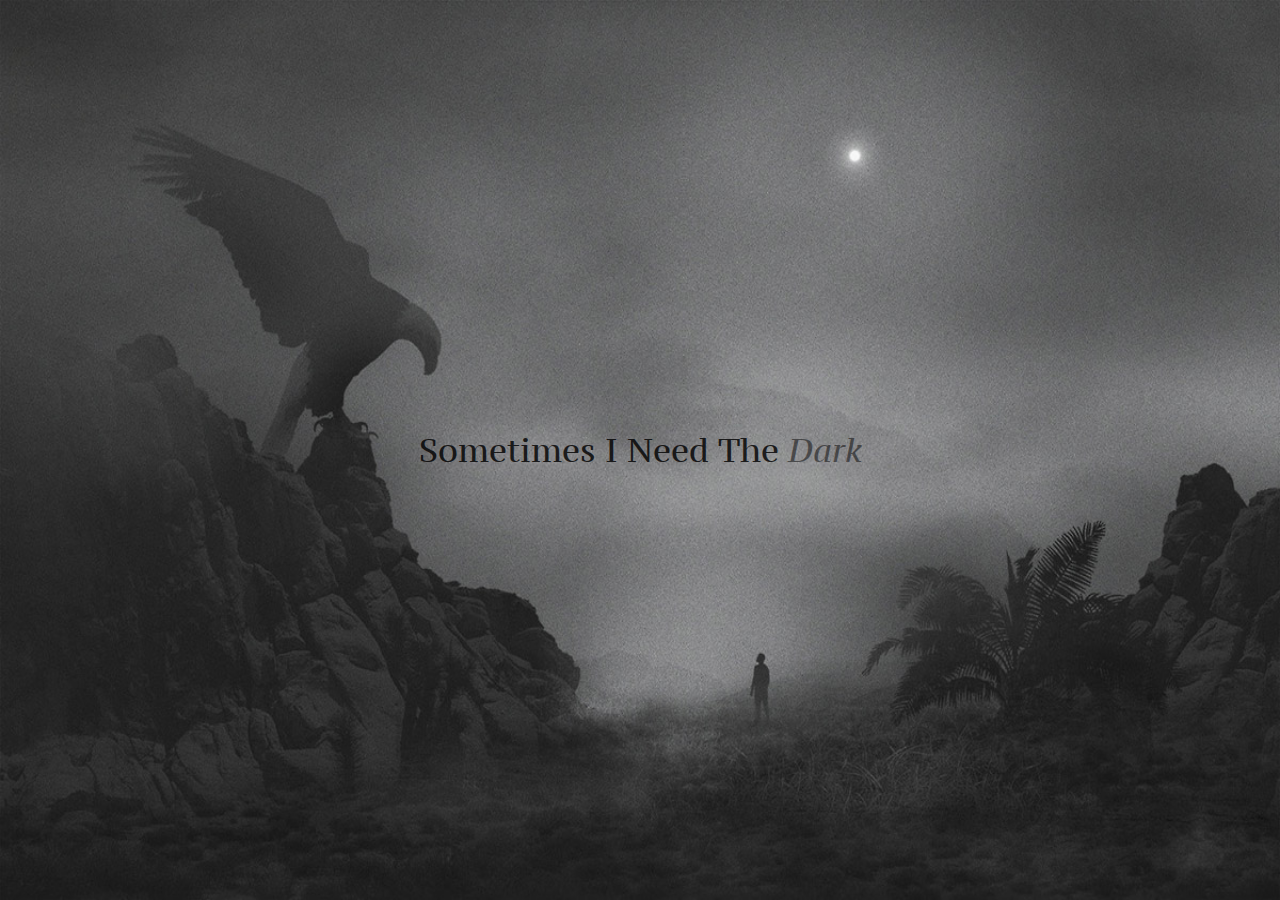
<file: index.html>
<!DOCTYPE html>
<html lang="en">
<head>
    <meta charset="UTF-8">
    <meta name="viewport" content="width=device-width, initial-scale=1.0">
    <link rel="icon" href="https://cdn2.iconfinder.com/data/icons/slavic-calendar/26/SLAVIC-SYMBOLS-READY_09-512.png">
    <link rel="stylesheet" href="https://stackpath.bootstrapcdn.com/bootstrap/4.4.1/css/bootstrap.min.css" integrity="sha384-Vkoo8x4CGsO3+Hhxv8T/Q5PaXtkKtu6ug5TOeNV6gBiFeWPGFN9MuhOf23Q9Ifjh" crossorigin="anonymous">
    <link rel="stylesheet" href="css/styles.css">
    <link href="https://fonts.googleapis.com/css2?family=PT+Serif+Caption:ital@0;1&display=swap" rel="stylesheet">
    <title> The Jungle</title>
</head>
<body>
    <div class="containers">
        <img  class="img-fluid background" width= "100%" src="img/dark.jpg" alt="">
        <div class="phrase dark">Sometimes I need the <a style="color:black"class= "anchor" href="light.html"><i>dark</i></a></div>
    </div>
    <script src="https://code.jquery.com/jquery-3.4.1.slim.min.js" integrity="sha384-J6qa4849blE2+poT4WnyKhv5vZF5SrPo0iEjwBvKU7imGFAV0wwj1yYfoRSJoZ+n" crossorigin="anonymous"></script>
    <script src="https://cdn.jsdelivr.net/npm/popper.js@1.16.0/dist/umd/popper.min.js" integrity="sha384-Q6E9RHvbIyZFJoft+2mJbHaEWldlvI9IOYy5n3zV9zzTtmI3UksdQRVvoxMfooAo" crossorigin="anonymous"></script>
    <script src="https://stackpath.bootstrapcdn.com/bootstrap/4.4.1/js/bootstrap.min.js" integrity="sha384-wfSDF2E50Y2D1uUdj0O3uMBJnjuUD4Ih7YwaYd1iqfktj0Uod8GCExl3Og8ifwB6" crossorigin="anonymous"></script>
</body>
</html>
</file>
<file: css/styles.css>
/**Variables**/
html, body {
  font-family: "PT Serif Caption", serif;
  box-sizing: border-box;
}

a:hover {
  text-decoration: none;
  color: inherit;
}

.jungle {
  font-weight: bolder;
  font-size: 3em;
  padding: 2%;
}

.bg-img {
  background-image: url("../img/top.jpg");
  min-height: 380px;
  background-position: center;
  background-repeat: no-repeat;
  background-size: cover;
  position: relative;
}

.container-nav {
  position: absolute;
  margin: 20px;
  width: auto;
}

/**Nesting**/
nav ul {
  margin: 0;
  padding: 0;
  list-style: none;
}
nav li {
  display: inline-block;
}
nav a {
  display: block;
  padding: 6px 12px;
  text-decoration: none;
}

.topnav {
  overflow: hidden;
}

.topnav a {
  float: left;
  color: #1E1A19;
  text-align: center;
  padding: 14px 16px;
  text-decoration: none;
  font-size: 17px;
}

.topnav a:hover {
  color: #F4F4F4;
}

.containers {
  position: relative;
  text-align: center;
}

.phrase, .light, .dark {
  text-transform: capitalize;
  position: absolute;
  top: 50%;
  left: 50%;
  transform: translate(-50%, -50%);
  font-size: 2em;
}

/**Inheritance**/
.dark {
  color: black;
  opacity: 0.8;
}

.light {
  color: dark_black;
}

.background {
  height: 100vh;
  width: 100%;
}

.anchor {
  opacity: 0.6;
  background-color: light_white;
}

.anchor:hover {
  opacity: 1;
  text-decoration: none;
}

.anchor:focus {
  color: light_white;
}

.info-box {
  width: 100%;
  height: 100vh;
}

.bio {
  padding: 10%;
  font-size: 1.5em;
}

.gallery-container {
  padding: 2%;
}

.gallery-box {
  width: 300px;
  height: 500px;
  justify-content: center;
  display: flex;
  flex-direction: row;
  overflow: hidden;
}

.gallery-box .gallery-item {
  flex: 1;
  height: 100%;
}

.gallery-item:hover {
  transform: scale(1.2);
}

.symbol-img {
  width: 15vw;
  height: 30vh;
}

.symbols {
  padding-top: 10%;
  padding-left: 28%;
  padding-right: 28%;
  font-size: 0.9em;
  text-align: center;
  color: grey;
}

.watcher {
  color: grey;
  font-size: 0.8em;
  text-align: center;
}

th {
  width: 40%;
  text-align: center;
  font-size: 1.2em;
  padding: 4%;
}

th, td {
  border-bottom: 1px solid #ddd;
  padding: 2%;
}

table img {
  display: block;
  margin: auto;
}

table img:hover {
  transform: scale(1.1);
}

table {
  width: 60%;
  margin-left: auto;
  margin-right: auto;
}

.back {
  display: flex;
  justify-content: center;
  font-size: 1em;
  padding: 2%;
  text-decoration: none;
  color: #343333;
  text-transform: lowercase;
}

.bio p {
  text-align: justify;
  padding-left: 13%;
  padding-top: 6%;
  font-size: 0.6em;
  color: gray;
}

.artist::selection {
  color: #898483;
  background: #ECE8E7;
}

.work-selector {
  padding-top: 30%;
  padding-left: 5%;
  padding-right: 5%;
  padding-bottom: 5%;
  font-size: 2em;
  letter-spacing: 0.2em;
  padding-top: 20%;
  text-align: center;
}

/**Responsive breakpoint**/
@media (max-width: 576px) {
  .background {
    height: 100vh;
    width: auto;
  }

  .phrase, .dark, .light {
    padding: 2%;
    font-size: 1em;
    font-weight: bold;
  }

  .jungle {
    font-size: 1.1em;
    padding: 3%;
  }

  .bio {
    position: relative;
    top: 20%;
  }

  .bio p {
    font-size: 0.5em;
  }

  .rune {
    width: 40%;
  }

  .gallery-box {
    width: 350px;
    height: 500px;
  }

  .gallery-item {
    padding: 4%;
  }

  .gallery-container {
    padding-left: 3%;
    padding-right: 3%;
  }

  .work-selector {
    padding-top: 30%;
    padding-left: 5%;
    padding-right: 5%;
    padding-bottom: 5%;
    font-size: 1.3em;
    letter-spacing: 0.2em;
    padding-top: 40%;
    text-align: center;
  }

  .bg-img {
    width: auto;
    height: auto;
    min-height: auto;
  }

  .symbols {
    padding-top: 30%;
    padding-left: 15%;
    padding-right: 15%;
    padding-bottom: 5%;
    font-size: 0.6em;
  }

  table {
    width: 80%;
  }

  th {
    text-align: center;
    font-size: 1em;
  }
  th td {
    padding: 0;
  }

  .symbol-img {
    width: auto;
    height: auto;
  }

  td h5 {
    font-size: 0.9em;
    text-align: center;
    font-weight: bold;
  }
  td p {
    font-size: 0.7em;
    text-align: left;
  }

  .topnav a {
    font-size: 15px;
  }

  .containers img {
    object-fit: cover;
    width: 100%;
    height: 100vh;
  }

  .watcher {
    font-size: 0.5em;
    padding-bottom: 4%;
  }
}

/*# sourceMappingURL=styles.css.map */
</file>
